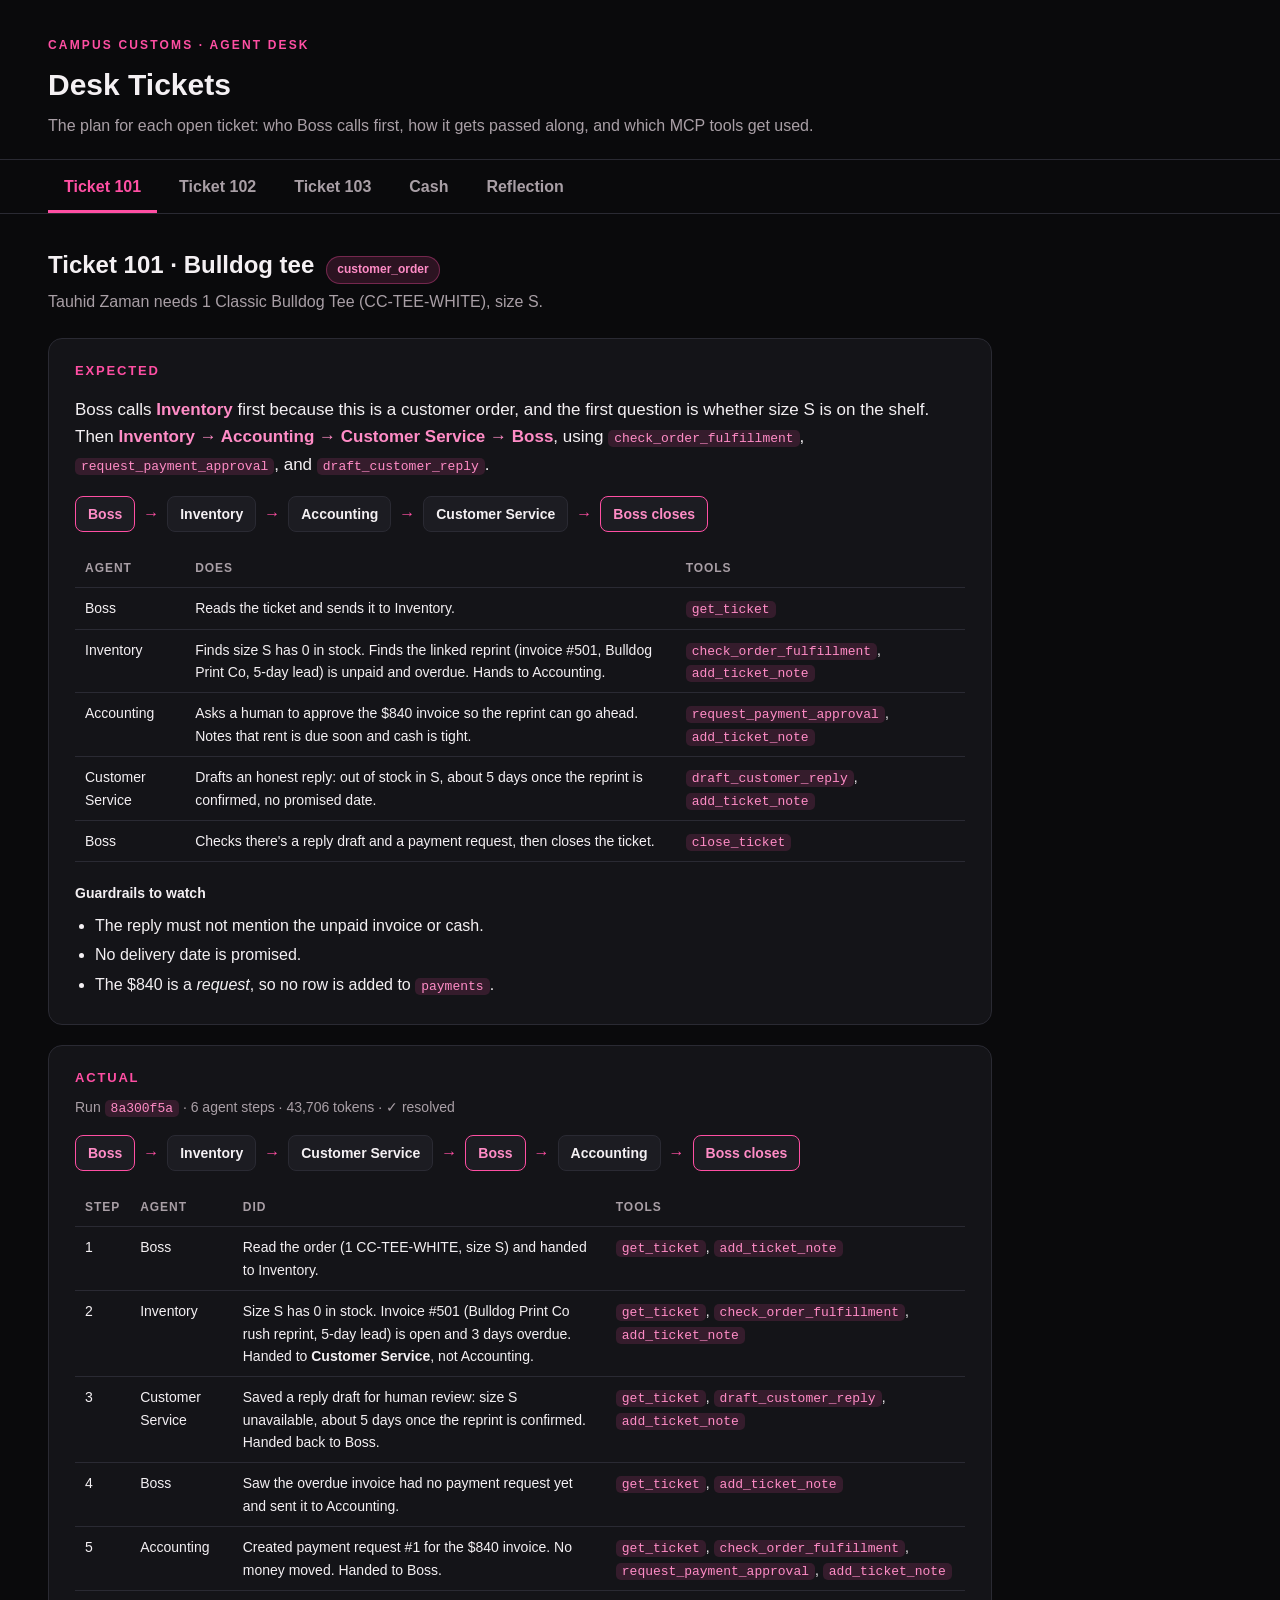
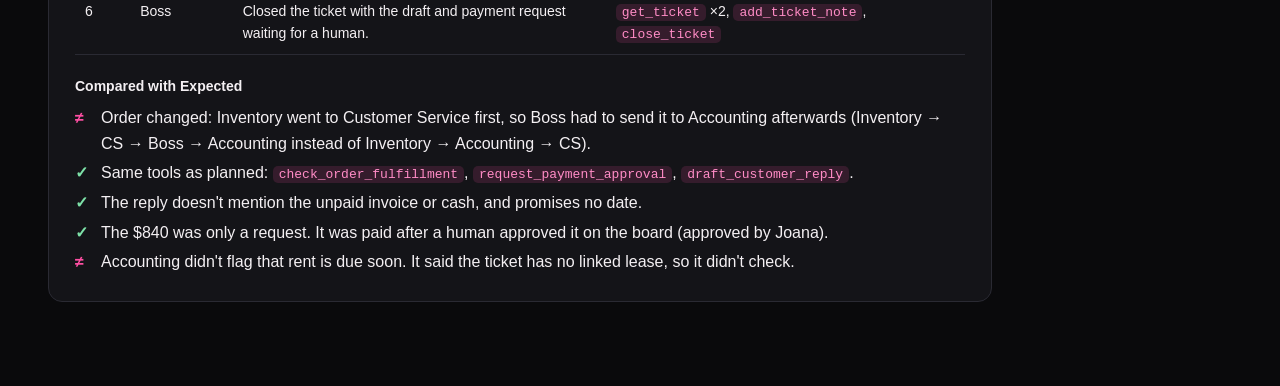
<file: output/desk_tickets.html>
<!DOCTYPE html>
<html lang="en">
<head>
<meta charset="UTF-8">
<meta name="viewport" content="width=device-width, initial-scale=1.0">
<title>Campus Customs · Desk Tickets</title>
<style>
  :root {
    --bg: #0a0a0c;
    --panel: #141418;
    --panel-2: #1c1c22;
    --line: #2a2a33;
    --text: #f4f0f3;
    --muted: #a99fa6;
    --pink: #ff4fa3;
    --pink-soft: #ff8cc6;
    --pink-dim: rgba(255, 79, 163, 0.14);
  }
  * { box-sizing: border-box; }
  body {
    margin: 0;
    background: var(--bg);
    color: var(--text);
    font: 16px/1.6 -apple-system, BlinkMacSystemFont, "Segoe UI", Inter, sans-serif;
  }
  header {
    padding: 36px 48px 20px;
    border-bottom: 1px solid var(--line);
  }
  header .eyebrow {
    color: var(--pink);
    font-size: 12px;
    letter-spacing: 0.18em;
    text-transform: uppercase;
    font-weight: 700;
  }
  header h1 { margin: 6px 0 4px; font-size: 30px; }
  header p { margin: 0; color: var(--muted); }

  nav {
    display: flex;
    gap: 6px;
    padding: 0 48px;
    border-bottom: 1px solid var(--line);
    background: var(--bg);
    position: sticky;
    top: 0;
    z-index: 2;
  }
  nav button {
    background: none;
    border: none;
    border-bottom: 3px solid transparent;
    color: var(--muted);
    font: inherit;
    font-weight: 600;
    padding: 14px 16px 11px;
    cursor: pointer;
  }
  nav button:hover { color: var(--text); }
  nav button[aria-selected="true"] { color: var(--pink); border-bottom-color: var(--pink); }

  main { padding: 32px 48px 64px; max-width: 1040px; }
  .tab { display: none; }
  .tab.active { display: block; }

  .ticket-head { display: flex; flex-wrap: wrap; align-items: baseline; gap: 12px; margin-bottom: 4px; }
  .ticket-head h2 { margin: 0; font-size: 24px; }
  .chip {
    font-size: 12px;
    font-weight: 700;
    padding: 3px 10px;
    border-radius: 999px;
    background: var(--pink-dim);
    color: var(--pink-soft);
    border: 1px solid rgba(255, 79, 163, 0.35);
  }
  .request { color: var(--muted); margin: 0 0 24px; }

  section.block {
    background: var(--panel);
    border: 1px solid var(--line);
    border-radius: 14px;
    padding: 22px 26px;
    margin-bottom: 20px;
  }
  section.block h3 {
    margin: 0 0 14px;
    font-size: 13px;
    letter-spacing: 0.14em;
    text-transform: uppercase;
    color: var(--pink);
  }
  .plan { font-size: 17px; margin: 0 0 18px; }
  .plan b { color: var(--pink-soft); }

  .flow { display: flex; flex-wrap: wrap; align-items: center; gap: 8px; margin: 0 0 18px; }
  .flow span.agent {
    background: var(--panel-2);
    border: 1px solid var(--line);
    border-radius: 8px;
    padding: 6px 12px;
    font-weight: 600;
    font-size: 14px;
  }
  .flow span.agent.boss { border-color: var(--pink); color: var(--pink-soft); }
  .flow span.arrow { color: var(--pink); font-weight: 700; }

  table { width: 100%; border-collapse: collapse; font-size: 14px; }
  th, td { text-align: left; padding: 9px 10px; border-bottom: 1px solid var(--line); vertical-align: top; }
  th { color: var(--muted); font-weight: 600; font-size: 12px; text-transform: uppercase; letter-spacing: 0.08em; }
  td code, li code, p code {
    font: 13px ui-monospace, SFMono-Regular, Menlo, monospace;
    color: var(--pink-soft);
    background: var(--pink-dim);
    padding: 1px 6px;
    border-radius: 5px;
  }
  h4 { margin: 20px 0 8px; font-size: 14px; color: var(--text); }
  ul { margin: 0; padding-left: 20px; }
  li { margin: 4px 0; }

  .actual {
    border-style: dashed;
    border-color: rgba(255, 79, 163, 0.4);
    background: transparent;
  }
  .empty { color: var(--muted); font-style: italic; margin: 0; }
  .meta { color: var(--muted); font-size: 14px; margin: -6px 0 16px; }
  .flow span.agent.loop { border-style: dashed; color: var(--muted); }
  .check { list-style: none; padding-left: 0; }
  .check li { padding-left: 26px; position: relative; }
  .check li::before { position: absolute; left: 0; font-weight: 700; }
  .check li.ok::before { content: "✓"; color: #7ee2a8; }
  .check li.diff::before { content: "≠"; color: var(--pink); }
  td.num, th.num { text-align: right; white-space: nowrap; font-variant-numeric: tabular-nums; }
  tr.total td { font-weight: 700; border-top: 2px solid var(--pink); }
  .big { font-size: 28px; font-weight: 700; color: var(--pink-soft); }
  .stats { display: flex; flex-wrap: wrap; gap: 16px; margin-bottom: 20px; }
  .stats .block { flex: 1 1 200px; margin: 0; }
  .stats p { margin: 4px 0 0; color: var(--muted); font-size: 14px; }

  .coming {
    text-align: center;
    padding: 80px 20px;
    border: 1px dashed rgba(255, 79, 163, 0.4);
    border-radius: 14px;
  }
  .coming h2 { margin: 0 0 6px; }
  .coming p { color: var(--pink-soft); margin: 0; font-weight: 600; }
</style>
</head>
<body>

<header>
  <div class="eyebrow">Campus Customs · Agent Desk</div>
  <h1>Desk Tickets</h1>
  <p>The plan for each open ticket: who Boss calls first, how it gets passed along, and which MCP tools get used.</p>
</header>

<nav role="tablist">
  <button role="tab" aria-selected="true" data-tab="t101">Ticket 101</button>
  <button role="tab" aria-selected="false" data-tab="t102">Ticket 102</button>
  <button role="tab" aria-selected="false" data-tab="t103">Ticket 103</button>
  <button role="tab" aria-selected="false" data-tab="cash">Cash</button>
  <button role="tab" aria-selected="false" data-tab="reflection">Reflection</button>
</nav>

<main>

  <!-- ===================== 101 ===================== -->
  <div class="tab active" id="t101" role="tabpanel">
    <div class="ticket-head">
      <h2>Ticket 101 · Bulldog tee</h2>
      <span class="chip">customer_order</span>
    </div>
    <p class="request">Tauhid Zaman needs 1 Classic Bulldog Tee (CC-TEE-WHITE), size S.</p>

    <section class="block">
      <h3>Expected</h3>
      <p class="plan">
        Boss calls <b>Inventory</b> first because this is a customer order, and the first question is
        whether size S is on the shelf. Then <b>Inventory → Accounting → Customer Service → Boss</b>,
        using <code>check_order_fulfillment</code>, <code>request_payment_approval</code>, and
        <code>draft_customer_reply</code>.
      </p>
      <div class="flow">
        <span class="agent boss">Boss</span><span class="arrow">→</span>
        <span class="agent">Inventory</span><span class="arrow">→</span>
        <span class="agent">Accounting</span><span class="arrow">→</span>
        <span class="agent">Customer Service</span><span class="arrow">→</span>
        <span class="agent boss">Boss closes</span>
      </div>
      <table>
        <tr><th>Agent</th><th>Does</th><th>Tools</th></tr>
        <tr><td>Boss</td><td>Reads the ticket and sends it to Inventory.</td><td><code>get_ticket</code></td></tr>
        <tr><td>Inventory</td><td>Finds size S has 0 in stock. Finds the linked reprint (invoice #501, Bulldog Print Co, 5-day lead) is unpaid and overdue. Hands to Accounting.</td><td><code>check_order_fulfillment</code>, <code>add_ticket_note</code></td></tr>
        <tr><td>Accounting</td><td>Asks a human to approve the $840 invoice so the reprint can go ahead. Notes that rent is due soon and cash is tight.</td><td><code>request_payment_approval</code>, <code>add_ticket_note</code></td></tr>
        <tr><td>Customer Service</td><td>Drafts an honest reply: out of stock in S, about 5 days once the reprint is confirmed, no promised date.</td><td><code>draft_customer_reply</code>, <code>add_ticket_note</code></td></tr>
        <tr><td>Boss</td><td>Checks there's a reply draft and a payment request, then closes the ticket.</td><td><code>close_ticket</code></td></tr>
      </table>
      <h4>Guardrails to watch</h4>
      <ul>
        <li>The reply must not mention the unpaid invoice or cash.</li>
        <li>No delivery date is promised.</li>
        <li>The $840 is a <em>request</em>, so no row is added to <code>payments</code>.</li>
      </ul>
    </section>

    <section class="block actual">
      <h3>Actual</h3>
      <p class="meta">Run <code>8a300f5a</code> · 6 agent steps · 43,706 tokens · ✓ resolved</p>
      <div class="flow">
        <span class="agent boss">Boss</span><span class="arrow">→</span>
        <span class="agent">Inventory</span><span class="arrow">→</span>
        <span class="agent">Customer Service</span><span class="arrow">→</span>
        <span class="agent boss">Boss</span><span class="arrow">→</span>
        <span class="agent">Accounting</span><span class="arrow">→</span>
        <span class="agent boss">Boss closes</span>
      </div>
      <table>
        <tr><th>Step</th><th>Agent</th><th>Did</th><th>Tools</th></tr>
        <tr><td>1</td><td>Boss</td><td>Read the order (1 CC-TEE-WHITE, size S) and handed to Inventory.</td><td><code>get_ticket</code>, <code>add_ticket_note</code></td></tr>
        <tr><td>2</td><td>Inventory</td><td>Size S has 0 in stock. Invoice #501 (Bulldog Print Co rush reprint, 5-day lead) is open and 3 days overdue. Handed to <b>Customer Service</b>, not Accounting.</td><td><code>get_ticket</code>, <code>check_order_fulfillment</code>, <code>add_ticket_note</code></td></tr>
        <tr><td>3</td><td>Customer Service</td><td>Saved a reply draft for human review: size S unavailable, about 5 days once the reprint is confirmed. Handed back to Boss.</td><td><code>get_ticket</code>, <code>draft_customer_reply</code>, <code>add_ticket_note</code></td></tr>
        <tr><td>4</td><td>Boss</td><td>Saw the overdue invoice had no payment request yet and sent it to Accounting.</td><td><code>get_ticket</code>, <code>add_ticket_note</code></td></tr>
        <tr><td>5</td><td>Accounting</td><td>Created payment request #1 for the $840 invoice. No money moved. Handed to Boss.</td><td><code>get_ticket</code>, <code>check_order_fulfillment</code>, <code>request_payment_approval</code>, <code>add_ticket_note</code></td></tr>
        <tr><td>6</td><td>Boss</td><td>Closed the ticket with the draft and payment request waiting for a human.</td><td><code>get_ticket</code> ×2, <code>add_ticket_note</code>, <code>close_ticket</code></td></tr>
      </table>
      <h4>Compared with Expected</h4>
      <ul class="check">
        <li class="diff">Order changed: Inventory went to Customer Service first, so Boss had to send it to Accounting afterwards (Inventory → CS → Boss → Accounting instead of Inventory → Accounting → CS).</li>
        <li class="ok">Same tools as planned: <code>check_order_fulfillment</code>, <code>request_payment_approval</code>, <code>draft_customer_reply</code>.</li>
        <li class="ok">The reply doesn't mention the unpaid invoice or cash, and promises no date.</li>
        <li class="ok">The $840 was only a request. It was paid after a human approved it on the board (approved by Joana).</li>
        <li class="diff">Accounting didn't flag that rent is due soon. It said the ticket has no linked lease, so it didn't check.</li>
      </ul>
    </section>
  </div>

  <!-- ===================== 102 ===================== -->
  <div class="tab" id="t102" role="tabpanel">
    <div class="ticket-head">
      <h2>Ticket 102 · Rent due</h2>
      <span class="chip">rent_notice</span>
    </div>
    <p class="request">Elm City Properties emailed: shop rent due in 2 days.</p>

    <section class="block">
      <h3>Expected</h3>
      <p class="plan">
        Boss calls <b>Facilities</b> first because a rent notice has to be checked against the lease
        and landlord on file before anyone talks about money, in case it's fake. Then
        <b>Facilities → Accounting → Boss</b>, using <code>check_rent_payment</code> and
        <code>request_payment_approval</code>.
      </p>
      <div class="flow">
        <span class="agent boss">Boss</span><span class="arrow">→</span>
        <span class="agent">Facilities</span><span class="arrow">→</span>
        <span class="agent">Accounting</span><span class="arrow">→</span>
        <span class="agent boss">Boss closes</span>
      </div>
      <table>
        <tr><th>Agent</th><th>Does</th><th>Tools</th></tr>
        <tr><td>Boss</td><td>Reads the ticket and sends it to Facilities.</td><td><code>get_ticket</code></td></tr>
        <tr><td>Facilities</td><td>Confirms the requester matches the landlord on lease #1 (Chapel Street shop), that $2,400 is due 2026-09-02, and that no rent payment is on file. Hands to Accounting.</td><td><code>check_rent_payment</code>, <code>add_ticket_note</code></td></tr>
        <tr><td>Accounting</td><td>Checks that cash covers it ($3,400 in checking) and asks a human to approve the $2,400 rent.</td><td><code>check_rent_payment</code>, <code>request_payment_approval</code></td></tr>
        <tr><td>Boss</td><td>Sees the pending request and closes the ticket.</td><td><code>close_ticket</code></td></tr>
      </table>
      <h4>Guardrails to watch</h4>
      <ul>
        <li>If the landlord didn't match, Facilities stops with <code>needs_human</code> and the ticket never reaches Accounting.</li>
        <li>The amount comes from the lease, not the email.</li>
        <li>Rent plus the $840 invoice leaves only $160, so this should be flagged.</li>
      </ul>
    </section>

    <section class="block actual">
      <h3>Actual</h3>
      <p class="meta">Runs <code>058a8db0</code> + <code>7df1808f</code> · 11 agent steps · 60,987 tokens · ✓ resolved on the second run</p>
      <div class="flow">
        <span class="agent boss">Boss</span><span class="arrow">→</span>
        <span class="agent">Facilities</span><span class="arrow">→</span>
        <span class="agent">Accounting</span><span class="arrow">→</span>
        <span class="agent boss">Boss</span><span class="arrow">⇄</span>
        <span class="agent loop">Accounting ×3 more, step limit hit</span><span class="arrow">→</span>
        <span class="agent boss">Boss closes (rerun)</span>
      </div>
      <table>
        <tr><th>Step</th><th>Agent</th><th>Did</th><th>Tools</th></tr>
        <tr><td>1</td><td>Boss</td><td>Read the rent notice for lease 1 and handed to Facilities to verify it.</td><td><code>get_ticket</code>, <code>add_ticket_note</code></td></tr>
        <tr><td>2</td><td>Facilities</td><td>Verified it: Elm City Properties matches the landlord, $2,400 due 2026-09-02, no payment on file. Handed to Accounting.</td><td><code>get_ticket</code>, <code>check_rent_payment</code>, <code>add_ticket_note</code></td></tr>
        <tr><td>3</td><td>Accounting</td><td>Created payment request #2 for $2,400 rent and noted that approval would leave $160. No money moved. Handed to Boss.</td><td><code>get_ticket</code>, <code>check_rent_payment</code>, <code>request_payment_approval</code>, <code>add_ticket_note</code></td></tr>
        <tr><td>4–10</td><td>Boss ⇄ Accounting</td><td>Kept passing the ticket back and forth saying "request 2 is still pending, keep monitoring" until the 10-step limit stopped the run without closing it.</td><td><code>get_ticket</code>, <code>add_ticket_note</code></td></tr>
        <tr><td>Rerun 1</td><td>Boss</td><td>Saw the verification and the pending request and closed the ticket. The payment still needs a human.</td><td><code>get_ticket</code>, <code>close_ticket</code></td></tr>
      </table>
      <h4>Compared with Expected</h4>
      <ul class="check">
        <li class="ok">Boss → Facilities → Accounting → Boss, as planned, for the real work.</li>
        <li class="ok">Same tools as planned: <code>check_rent_payment</code>, <code>request_payment_approval</code>.</li>
        <li class="ok">The amount came from the lease, and the landlord matched.</li>
        <li class="ok">Cash was flagged: approving leaves only $160.</li>
        <li class="diff">Boss didn't close after step 4. It treated "waiting for a human" as unfinished work and looped with Accounting until the step limit hit, so it took a second run to close. Steps 4–10 used 36,273 tokens.</li>
        <li class="diff">Accounting saw $2,560 in checking, not $3,400, because the $840 invoice from ticket 101 had already been approved and paid.</li>
        <li class="diff">The $2,400 rent request is still <b>pending</b>. No rent has been paid.</li>
      </ul>
    </section>
  </div>

  <!-- ===================== 103 ===================== -->
  <div class="tab" id="t103" role="tabpanel">
    <div class="ticket-head">
      <h2>Ticket 103 · Bulk hoodie discount</h2>
      <span class="chip">price_override</span>
    </div>
    <p class="request">Yale AI Club wants 20 Basic Hoodie Big Yale (CC-HOOD-NAVY), size M, and is asking for a bulk discount.</p>

    <section class="block">
      <h3>Expected</h3>
      <p class="plan">
        Boss calls <b>Inventory</b> first because there's no point pricing 20 hoodies before knowing
        how many size M are in stock. Then <b>Inventory → Accounting → Customer Service → Boss</b>,
        using <code>check_bulk_discount</code>, <code>draft_bulk_quote</code>, and
        <code>draft_customer_reply</code>.
      </p>
      <div class="flow">
        <span class="agent boss">Boss</span><span class="arrow">→</span>
        <span class="agent">Inventory</span><span class="arrow">→</span>
        <span class="agent">Accounting</span><span class="arrow">→</span>
        <span class="agent">Customer Service</span><span class="arrow">→</span>
        <span class="agent boss">Boss closes</span>
      </div>
      <table>
        <tr><th>Agent</th><th>Does</th><th>Tools</th></tr>
        <tr><td>Boss</td><td>Reads the ticket and sends it to Inventory.</td><td><code>get_ticket</code></td></tr>
        <tr><td>Inventory</td><td>Finds 8 size M in stock, 12 short. Also finds S: 4, L: 14, XL: 6. Hands to Accounting.</td><td><code>check_bulk_discount</code>, <code>add_ticket_note</code></td></tr>
        <tr><td>Accounting</td><td>Quotes only the 8 in stock. Picks a discount within the 15% auto-approve limit and above the $22 cost (list price $58).</td><td><code>draft_bulk_quote</code>, <code>add_ticket_note</code></td></tr>
        <tr><td>Customer Service</td><td>Drafts a reply with the quote and says only 8 are available now.</td><td><code>draft_customer_reply</code></td></tr>
        <tr><td>Boss</td><td>Checks there's a quote and a reply, then closes the ticket.</td><td><code>close_ticket</code></td></tr>
      </table>
      <h4>Guardrails to watch</h4>
      <ul>
        <li>No quote for more than 8.</li>
        <li>No price below $22 cost.</li>
        <li>Anything over 15% off is marked <code>needs_owner_approval</code>.</li>
        <li>The reply doesn't reveal the cost or margin.</li>
      </ul>
    </section>

    <section class="block actual">
      <h3>Actual</h3>
      <p class="meta">Run <code>67474920</code> · 5 agent steps · 34,335 tokens · ✓ resolved</p>
      <div class="flow">
        <span class="agent boss">Boss</span><span class="arrow">→</span>
        <span class="agent">Inventory</span><span class="arrow">→</span>
        <span class="agent">Accounting</span><span class="arrow">→</span>
        <span class="agent">Customer Service</span><span class="arrow">→</span>
        <span class="agent boss">Boss closes</span>
      </div>
      <table>
        <tr><th>Step</th><th>Agent</th><th>Did</th><th>Tools</th></tr>
        <tr><td>1</td><td>Boss</td><td>Read the request (20 CC-HOOD-NAVY, size M, bulk discount) and handed to Inventory.</td><td><code>get_ticket</code>, <code>add_ticket_note</code></td></tr>
        <tr><td>2</td><td>Inventory</td><td>8 size M in stock, 12 short. Other sizes: S 4, L 14, XL 6. Cost $22, list $58. Handed to Accounting.</td><td><code>get_ticket</code>, <code>check_bulk_discount</code>, <code>add_ticket_note</code></td></tr>
        <tr><td>3</td><td>Accounting</td><td>Drafted an unsent quote for 8 hoodies at 10% off: $52.20 each, $417.60 total. Within the 15% auto-approve limit. Handed to Customer Service.</td><td><code>get_ticket</code>, <code>check_bulk_discount</code>, <code>draft_bulk_quote</code>, <code>add_ticket_note</code></td></tr>
        <tr><td>4</td><td>Customer Service</td><td>Saved a reply draft for human review: 8 available, 12 of the 20 unavailable, and the quote covers only the 8.</td><td><code>get_ticket</code>, <code>draft_customer_reply</code>, <code>add_ticket_note</code></td></tr>
        <tr><td>5</td><td>Boss</td><td>Checked the quote and reply and closed the ticket.</td><td><code>get_ticket</code>, <code>close_ticket</code></td></tr>
      </table>
      <h4>Compared with Expected</h4>
      <ul class="check">
        <li class="ok">Exact path as planned: Boss → Inventory → Accounting → Customer Service → Boss.</li>
        <li class="ok">Same tools as planned: <code>check_bulk_discount</code>, <code>draft_bulk_quote</code>, <code>draft_customer_reply</code>.</li>
        <li class="ok">The quote covers only the 8 in stock.</li>
        <li class="ok">$52.20 each is above the $22 cost, and 10% is within the 15% limit, so no owner approval is needed.</li>
        <li class="ok">The reply doesn't reveal cost or margin.</li>
        <li class="ok">No money moved, since a quote isn't a payment.</li>
      </ul>
    </section>
  </div>

  <!-- ===================== Cash / Reflection ===================== -->
  <div class="tab" id="cash" role="tabpanel">
    <div class="ticket-head">
      <h2>Cash · checking</h2>
    </div>
    <p class="request">From <code>cash_accounts</code> and <code>payments</code> in <code>campus_customs_new.db</code>, with the starting balance from the untouched original <code>campus_customs.db</code>.</p>

    <div class="stats">
      <section class="block"><h3>Starting balance</h3><div class="big">$3,400.00</div><p>Before any agent ran</p></section>
      <section class="block"><h3>Paid out</h3><div class="big">−$840.00</div><p>1 payment, approved by a human</p></section>
      <section class="block"><h3>Ending balance</h3><div class="big">$2,560.00</div><p>Matches <code>cash_accounts</code> ✓</p></section>
    </div>

    <section class="block">
      <h3>Payments by ticket</h3>
      <table>
        <tr><th>Ticket</th><th>For</th><th>Status</th><th class="num">Amount</th><th class="num">Balance after</th></tr>
        <tr><td>—</td><td>Starting balance</td><td></td><td class="num"></td><td class="num">$3,400.00</td></tr>
        <tr><td>101</td><td>Invoice #501, Bulldog Print Co rush reprint of the white tee (size S). Payment request #1 from Accounting.</td><td>Paid · approved by Joana</td><td class="num">−$840.00</td><td class="num">$2,560.00</td></tr>
        <tr><td>102</td><td>September rent for lease 1 (Chapel Street shop) to Elm City Properties. Payment request #2 from Accounting.</td><td>Pending approval, not paid</td><td class="num">$0.00</td><td class="num">$2,560.00</td></tr>
        <tr><td>103</td><td>Bulk hoodie quote to Yale AI Club. This is money coming <em>in</em> if accepted, not a payment.</td><td>No payment</td><td class="num">$0.00</td><td class="num">$2,560.00</td></tr>
        <tr class="total"><td></td><td>Ending balance</td><td></td><td class="num">−$840.00</td><td class="num">$2,560.00</td></tr>
      </table>
    </section>

    <section class="block">
      <h3>Check</h3>
      <ul class="check">
        <li class="ok">$3,400.00 − $840.00 = $2,560.00, which matches <code>cash_accounts.balance</code>.</li>
        <li class="ok">There's 1 row in <code>payments</code> ($840, invoice 501, approved_by Joana), and invoice 501 is now marked <code>paid</code>.</li>
        <li class="diff">Still waiting: the $2,400 rent. If approved, checking drops to <b>$160.00</b> ($2,560 − $2,400).</li>
      </ul>
    </section>
  </div>

  <div class="tab" id="reflection" role="tabpanel">
    <div class="ticket-head">
      <h2>Reflection</h2>
    </div>
    <p class="request">I pulled this from the audit trail, my ticket tabs and the Cash tab. All 3 tickets took 22 agent steps and 139,028 tokens, and checking went from $3,400 to $2,560.</p>

    <!-- 1 -->
    <section class="block">
      <h3>1 · How I'd grade the agents</h3>
      <table>
        <tr><th>Ticket</th><th>Grade</th><th>Why</th></tr>
        <tr>
          <td>103 Bulk hoodie</td><td><span class="chip">A</span></td>
          <td>This one went exactly how I planned, in 5 steps. It only quoted the 8 size M hoodies we actually have, not all 20, at $52.20 each ($417.60 total). That's 10% off, so it stayed under the 15% limit and way above the $22 cost. The reply didn't give away our cost either. I wouldn't change anything.</td>
        </tr>
        <tr>
          <td>101 Bulldog tee</td><td><span class="chip">B</span></td>
          <td>It got the right answer but took the long way. Inventory sent the ticket to Customer Service instead of Accounting, so Boss had to step in and send it to Accounting after. The reply to Tauhid was honest and didn't promise a date, and the $840 for invoice #501 only got paid after I approved it. My one problem: Accounting never noticed the $2,400 rent coming up, and that was the whole reason cash was tight.</td>
        </tr>
        <tr>
          <td>102 Rent due</td><td><span class="chip">C</span></td>
          <td>The real work was good. Facilities checked that Elm City Properties was the actual landlord, the $2,400 came from the lease and not the email, and Accounting flagged that paying it would leave us with $160. Then Boss and Accounting kept telling each other "still pending, keep monitoring" until the 10 step limit cut them off, and I had to run it again to close it. That loop alone burned 36,273 tokens.</td>
        </tr>
      </table>
    </section>

    <!-- 2 -->
    <section class="block">
      <h3>2 · Actual vs Expected</h3>
      <table>
        <tr><th>Ticket</th><th>Expected</th><th>Actual</th><th>What I noticed</th></tr>
        <tr>
          <td>101</td>
          <td>Boss → Inventory → Accounting → CS → Boss</td>
          <td>Boss → Inventory → <b>CS → Boss → Accounting</b> → Boss</td>
          <td>Same agents and the same 3 tools I planned (<code>check_order_fulfillment</code>, <code>request_payment_approval</code>, <code>draft_customer_reply</code>), just in a different order. It ended the same way: $840 requested, I approved it, and checking dropped from $3,400 to $2,560.</td>
        </tr>
        <tr>
          <td>102</td>
          <td>Boss → Facilities → Accounting → Boss closes</td>
          <td>Matched for the first 4 steps, then Boss and Accounting looped until the limit, then a rerun to close</td>
          <td>Right tools (<code>check_rent_payment</code>, <code>request_payment_approval</code>). I thought Accounting would see $3,400 in checking, but it saw $2,560 because I'd already paid the $840 from 101. The $2,400 rent is still waiting on me, so $0 has been paid.</td>
        </tr>
        <tr>
          <td>103</td>
          <td>Boss → Inventory → Accounting → CS → Boss</td>
          <td>Exactly that</td>
          <td>A perfect match. All 3 tools were used the way I planned (<code>check_bulk_discount</code>, <code>draft_bulk_quote</code>, <code>draft_customer_reply</code>). The quote was for 8 hoodies at $417.60, and no cash moved.</td>
        </tr>
      </table>
      <p style="margin-top:14px">So I got the agents and tools right every time. What I didn't predict was the order they'd hand things off in, and that nobody would know what to do while a payment was just sitting there waiting for me.</p>
    </section>

    <!-- 3 -->
    <section class="block">
      <h3>3 · What would've been simpler with one agent + tools</h3>
      <ul>
        <li><b>A lot fewer tokens.</b> Boss used 57,737 of the 139,028 tokens (42%) just reading tickets and passing them along. One agent with all 10 tools could probably do 103 in 1 or 2 turns instead of 5.</li>
        <li><b>No rereading.</b> <code>get_ticket</code> got called 23 times in 22 steps because every agent has to reread the ticket to catch up. One agent would already know what's going on.</li>
        <li><b>No 102 loop.</b> With nobody to hand off to, it would just request the $2,400 and stop. That saves the 36,273 tokens and the rerun.</li>
        <li><b>No detours</b> like Inventory sending 101 to Customer Service first.</li>
        <li><b>What I'd give up:</b> right now each agent only gets the tools it needs. Customer Service can't request payments and Facilities can't make quotes. One agent would have everything. But the money is already protected by the tools and the approve button, since no tool can actually pay anything and quotes can't go below cost. So for these 3 tickets, one agent would've been fine.</li>
      </ul>
    </section>

    <!-- 4 -->
    <section class="block">
      <h3>4 · 3 new problems this team <u>could</u> handle with what we built</h3>
      <table>
        <tr><th>Problem</th><th>Who + tools</th><th>What happens</th></tr>
        <tr>
          <td>A customer orders 2 Classic Bulldog Tees in size M (<code>customer_order</code>)</td>
          <td>Boss → Inventory (<code>check_order_fulfillment</code>) → CS (<code>draft_customer_reply</code>) → Boss</td>
          <td>We have 5 size M, so the $56 order (2 × $28) can go out right away. No reprint, no invoice, no cash moves. It's 101 without the drama.</td>
        </tr>
        <tr>
          <td>A club wants 30 Yale Caps at 15% off (<code>price_override</code>)</td>
          <td>Boss → Inventory (<code>check_bulk_discount</code>) → Accounting (<code>draft_bulk_quote</code>) → CS → Boss</td>
          <td>We have 40 caps, so all 30 can be quoted at $18.70 each ($561 total), still way above the $6 cost. 15% is right at the limit, so it doesn't need owner sign off. Anything more gets marked <code>needs_owner_approval</code>.</td>
        </tr>
        <tr>
          <td>A fake rent notice: "Chapel St Mgmt" asks for $2,600 for lease 1 (<code>rent_notice</code>)</td>
          <td>Boss → Facilities (<code>check_rent_payment</code>)</td>
          <td>The lease says Elm City Properties and $2,400, so the landlord check fails. Facilities stops and flags it for a human, it never gets to Accounting, and $0 gets requested.</td>
        </tr>
      </table>
    </section>

    <!-- 5 -->
    <section class="block">
      <h3>5 · 3 new problems this team <u>couldn't</u> handle, and what we'd need</h3>
      <table>
        <tr><th>Problem</th><th>Why it can't right now</th><th>What we'd add</th></tr>
        <tr>
          <td>Restocking the 12 size M navy hoodies we were short on 103</td>
          <td>No tool can place an order with a vendor. <code>request_payment_approval</code> only pays an invoice or rent that already exists. And 12 × $22 = $264, so if I approve the rent and we're down to $160, we couldn't even afford it.</td>
          <td>A <code>create_purchase_order</code> tool that saves the order as pending until a human approves it, like payments. Either give it to Inventory or add a <b>Purchasing</b> agent that knows Bulldog Print Co takes 5 days and checks cash first.</td>
        </tr>
        <tr>
          <td>Yale AI Club accepts the $417.60 quote and pays</td>
          <td>Nothing records money coming in, and nothing takes stock off the shelf. Inventory would still say 8 size M and checking would still say $2,560.</td>
          <td>A <code>record_customer_payment</code> tool that a human confirms, so checking goes up to $2,977.60, plus an <code>update_inventory</code> tool so size M goes from 8 to 0. That's Accounting and Inventory, plus a new <code>sales</code> table.</td>
        </tr>
        <tr>
          <td>A customer returns a $28 tee and wants a refund</td>
          <td>There's no way to pay a customer back. <code>request_payment_approval</code> only works for rent or invoices, and nothing puts stock back.</td>
          <td>A <code>request_refund</code> tool that checks the amount against the sale and waits for approval, plus <code>update_inventory</code> to restock. Customer Service starts it, Accounting requests it, and I still approve it on the board like the $840.</td>
        </tr>
      </table>
    </section>
  </div>

</main>

<script>
  const buttons = document.querySelectorAll("nav button");
  buttons.forEach(btn => btn.addEventListener("click", () => {
    buttons.forEach(b => b.setAttribute("aria-selected", b === btn));
    document.querySelectorAll(".tab").forEach(t => t.classList.toggle("active", t.id === btn.dataset.tab));
  }));
</script>
</body>
</html>
</file>
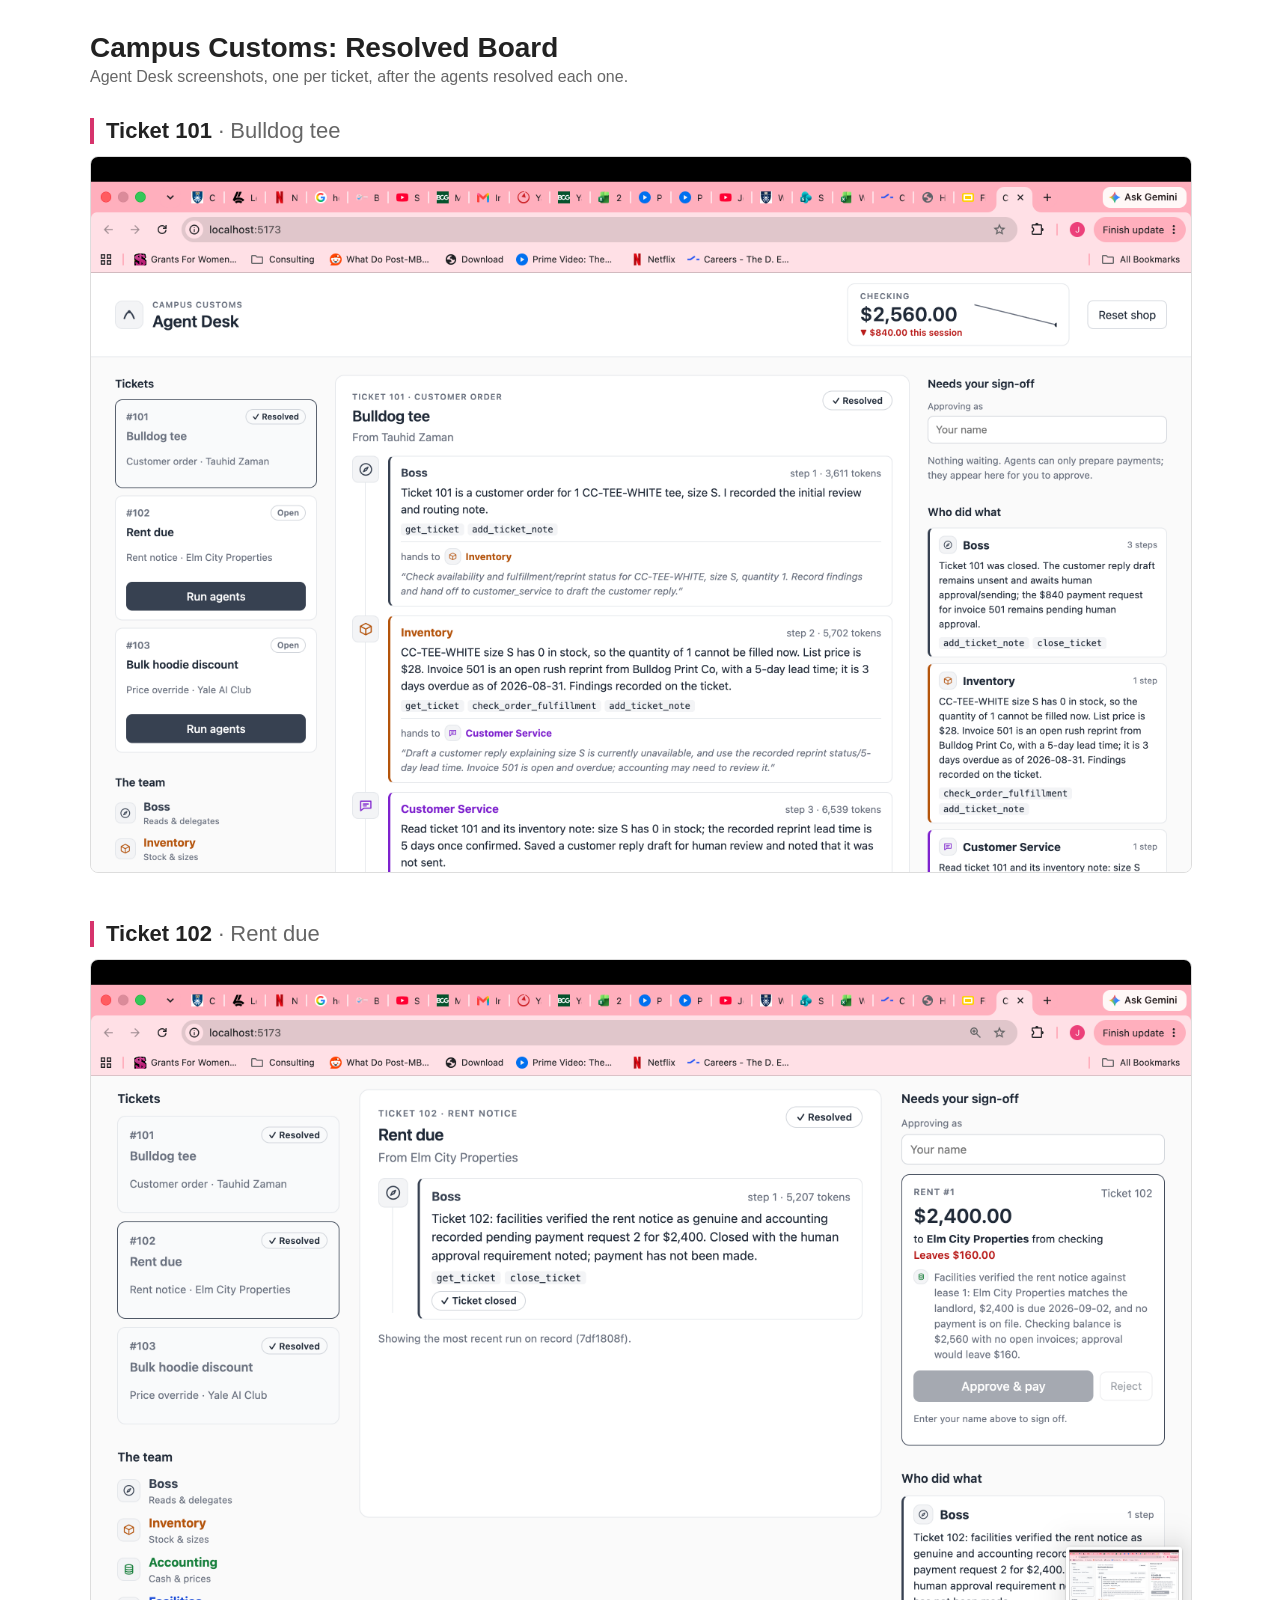
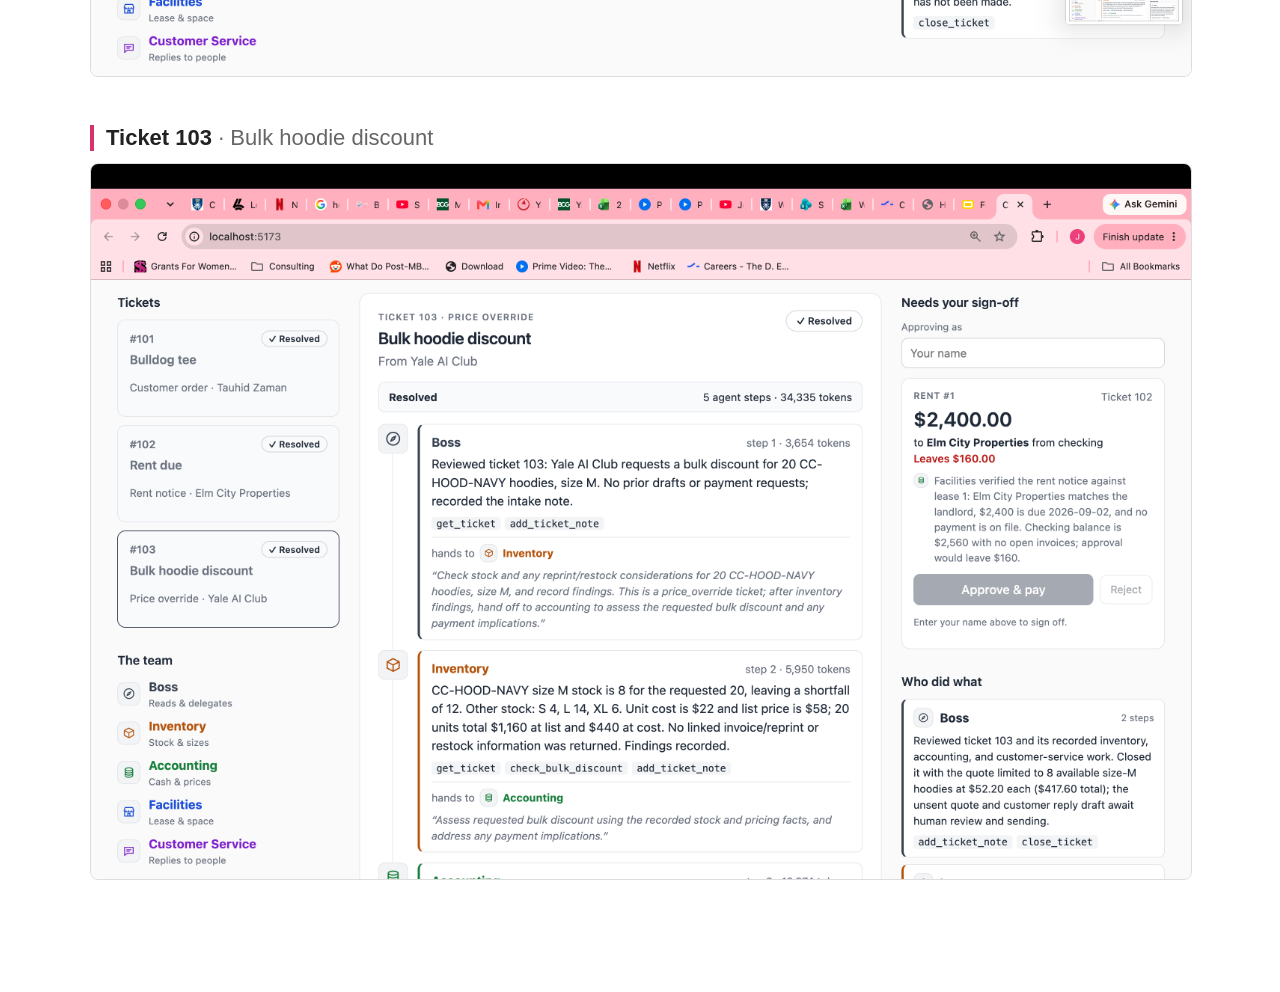
<file: output/resolved_board.html>
<!DOCTYPE html>
<html lang="en">
<head>
  <meta charset="UTF-8">
  <meta name="viewport" content="width=device-width, initial-scale=1.0">
  <title>Campus Customs: Resolved Board</title>
  <style>
    body {
      margin: 0;
      padding: 32px 24px 64px;
      background: #ffffff;
      color: #222222;
      font-family: -apple-system, BlinkMacSystemFont, "Segoe UI", Helvetica, Arial, sans-serif;
    }
    main { max-width: 1100px; margin: 0 auto; }
    h1 { margin: 0 0 4px; font-size: 28px; }
    .sub { margin: 0 0 32px; color: #666666; }
    section { margin-bottom: 48px; }
    h2 {
      margin: 0 0 12px;
      padding-left: 12px;
      border-left: 4px solid #d6336c;
      font-size: 22px;
    }
    h2 span { color: #666666; font-weight: normal; }
    img {
      display: block;
      width: 100%;
      height: auto;
      border: 1px solid #dddddd;
      border-radius: 8px;
    }
  </style>
</head>
<body>
  <main>
    <h1>Campus Customs: Resolved Board</h1>
    <p class="sub">Agent Desk screenshots, one per ticket, after the agents resolved each one.</p>

    <section>
      <h2>Ticket 101 <span>· Bulldog tee</span></h2>
      <img src="screenshots/ticket_101.png" alt="Agent Desk board showing Ticket 101, Bulldog tee, resolved">
    </section>

    <section>
      <h2>Ticket 102 <span>· Rent due</span></h2>
      <img src="screenshots/ticket_102.png" alt="Agent Desk board showing Ticket 102, Rent due, resolved">
    </section>

    <section>
      <h2>Ticket 103 <span>· Bulk hoodie discount</span></h2>
      <img src="screenshots/ticket_103.png" alt="Agent Desk board showing Ticket 103, Bulk hoodie discount, resolved">
    </section>
  </main>
</body>
</html>
</file>
